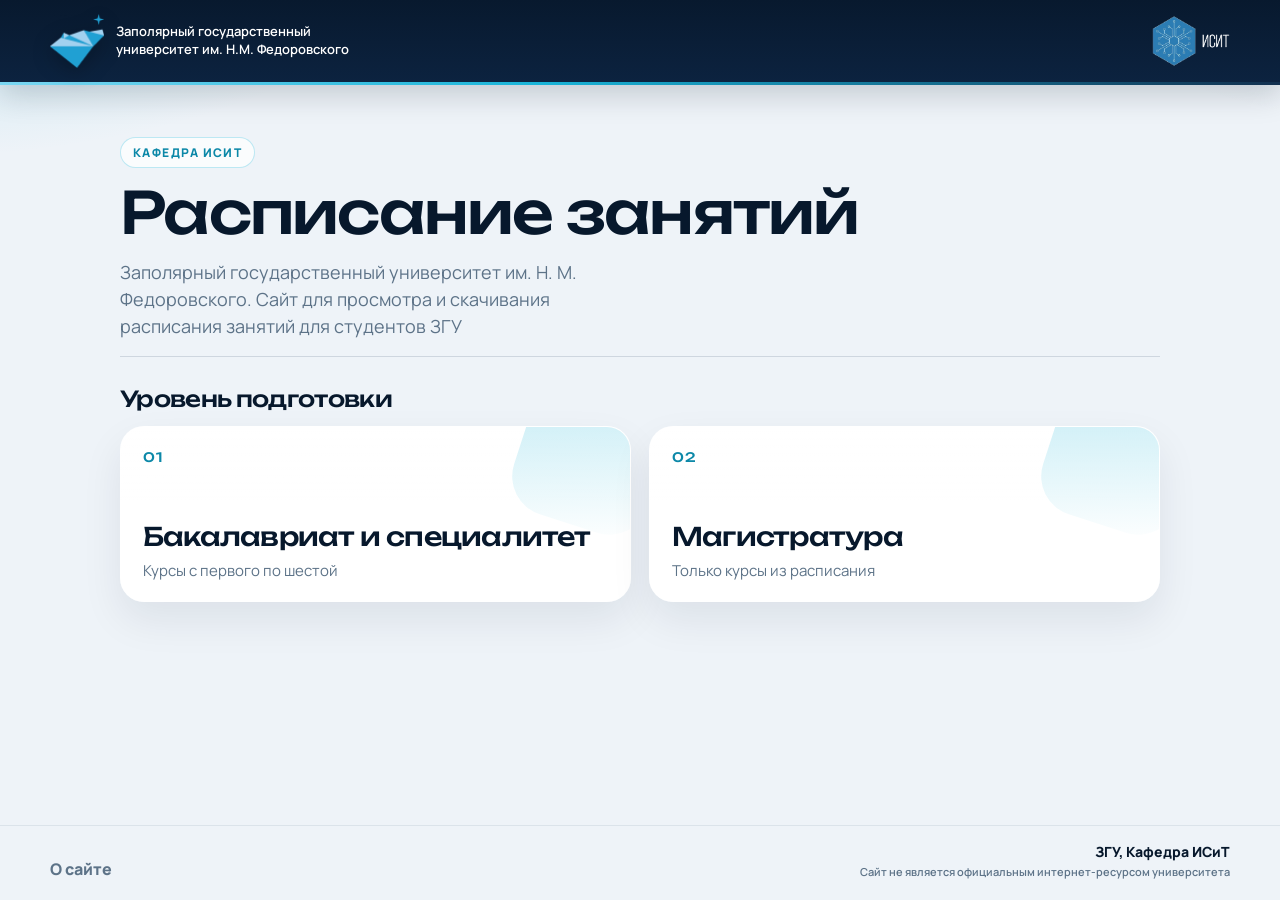
<file: index.html>
<!DOCTYPE html>
<html lang="ru">
<head>
  <meta charset="UTF-8">
  <meta name="viewport" content="width=device-width, initial-scale=1">
  <meta http-equiv="refresh" content="0; url=html/main.html">
  <title>Расписание студентов ЗГУ</title>
  <link rel="icon" href="img/favicon.ico" type="image/x-icon">
  <script>location.replace("html/main.html");</script>
</head>
<body>
  <p><a href="html/main.html">Перейти к расписанию</a></p>
</body>
</html>
</file>
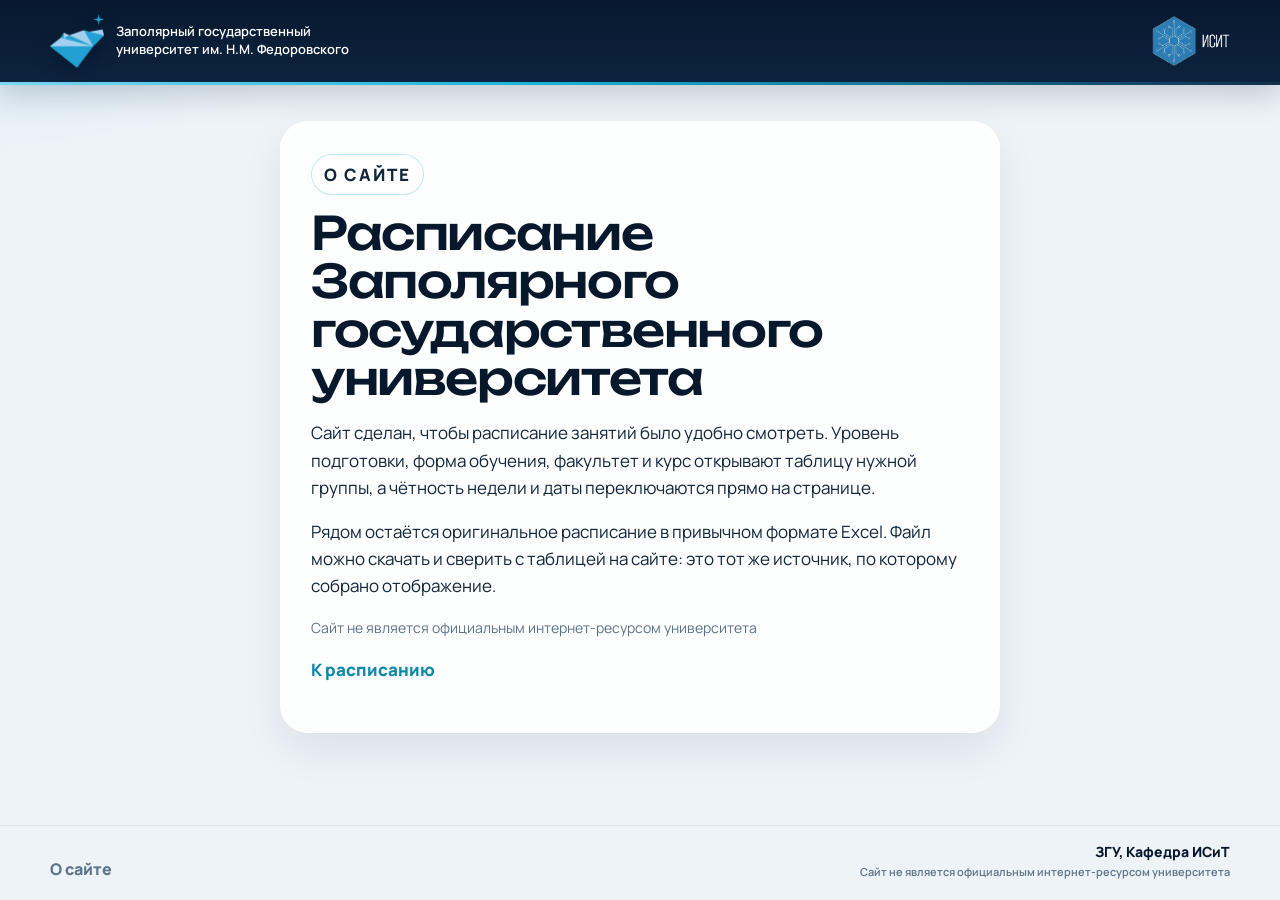
<file: html/about.html>
<!DOCTYPE html>
<html lang="ru">
<head>
  <meta charset="UTF-8">
  <meta name="viewport" content="width=device-width, initial-scale=1">
  <meta name="theme-color" content="#07182c">
  <title>Расписание Заполярного государственного университета</title>
  <link rel="icon" href="../img/favicon.ico" type="image/x-icon">
  <link rel="preconnect" href="https://fonts.googleapis.com">
  <link rel="preconnect" href="https://fonts.gstatic.com" crossorigin>
  <link href="https://fonts.googleapis.com/css2?family=Manrope:wght@400;500;600;700;800&family=Unbounded:wght@500;600&display=swap" rel="stylesheet">
  <link rel="stylesheet" href="../css/style.css?v=11">
</head>
<body>
  <header class="site-header">
    <div class="header-inner">
      <a class="brand brand-zgu" href="main.html">
        <img class="logo-zgu" src="../img/ZGU-logo.png" alt="ЗГУ">
        <span>Заполярный государственный университет им. Н.М. Федоровского</span>
      </a>
      <div class="header-center"></div>
      <a class="brand brand-isit" href="isit.html">
        <img class="logo-isit" src="../img/ISIT-logo.png" alt="ИСИТ">
      </a>
    </div>
  </header>

  <main class="page">
    <article class="article">
      <p class="eyebrow">О сайте</p>
      <h1>Расписание Заполярного государственного университета</h1>
      <p>Сайт сделан, чтобы расписание занятий было удобно смотреть. Уровень подготовки, форма обучения, факультет и курс открывают таблицу нужной группы, а чётность недели и даты переключаются прямо на странице.</p>
      <p>Рядом остаётся оригинальное расписание в привычном формате Excel. Файл можно скачать и сверить с таблицей на сайте: это тот же источник, по которому собрано отображение.</p>
      <p class="disclaimer">Сайт не является официальным интернет-ресурсом университета</p>
      <p><a class="text-link" href="main.html">К расписанию</a></p>
    </article>
  </main>

  <footer class="site-footer">
    <a href="about.html">О сайте</a>
    <div class="footer-aside">
      <p class="footer-org">ЗГУ, Кафедра ИСиТ</p>
      <p class="footer-note">Сайт не является официальным интернет-ресурсом университета</p>
    </div>
  </footer>
</body>
</html>
</file>
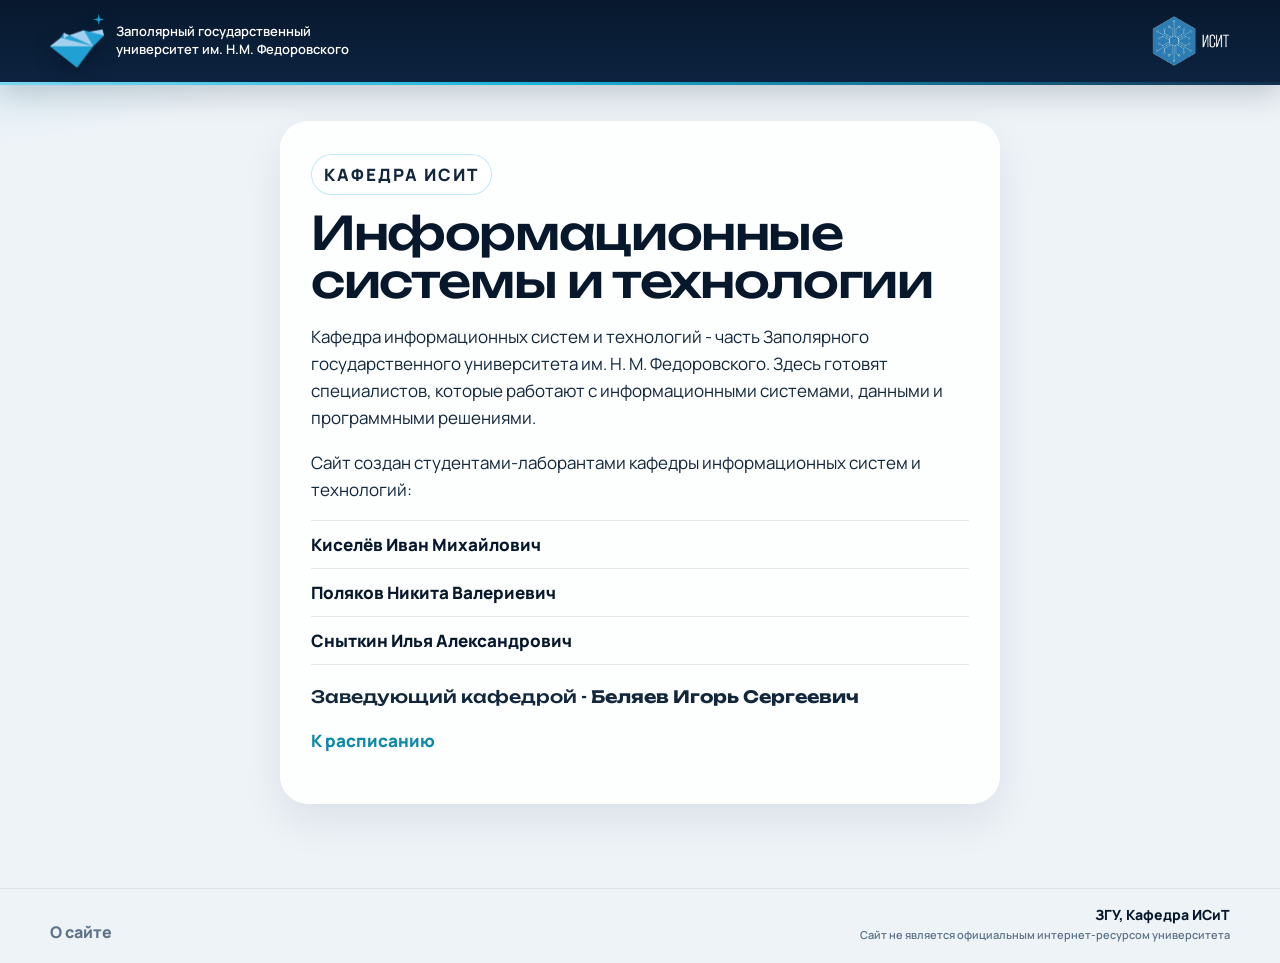
<file: html/isit.html>
<!DOCTYPE html>
<html lang="ru">
<head>
  <meta charset="UTF-8">
  <meta name="viewport" content="width=device-width, initial-scale=1">
  <meta name="theme-color" content="#07182c">
  <title>Кафедра ИСиТ</title>
  <link rel="icon" href="../img/favicon.ico" type="image/x-icon">
  <link rel="preconnect" href="https://fonts.googleapis.com">
  <link rel="preconnect" href="https://fonts.gstatic.com" crossorigin>
  <link href="https://fonts.googleapis.com/css2?family=Manrope:wght@400;500;600;700;800&family=Unbounded:wght@500;600&display=swap" rel="stylesheet">
  <link rel="stylesheet" href="../css/style.css?v=11">
</head>
<body>
  <header class="site-header">
    <div class="header-inner">
      <a class="brand brand-zgu" href="main.html">
        <img class="logo-zgu" src="../img/ZGU-logo.png" alt="ЗГУ">
        <span>Заполярный государственный университет им. Н.М. Федоровского</span>
      </a>
      <div class="header-center"></div>
      <a class="brand brand-isit" href="isit.html">
        <img class="logo-isit" src="../img/ISIT-logo.png" alt="ИСИТ">
      </a>
    </div>
  </header>

  <main class="page">
    <article class="article">
      <p class="eyebrow">Кафедра ИСиТ</p>
      <h1>Информационные системы и технологии</h1>
      <p>Кафедра информационных систем и технологий - часть Заполярного государственного университета им. Н. М. Федоровского. Здесь готовят специалистов, которые работают с информационными системами, данными и программными решениями.</p>
      <p>Сайт создан студентами-лаборантами кафедры информационных систем и технологий:</p>
      <ul class="people">
        <li>Киселёв Иван Михайлович</li>
        <li>Поляков Никита Валериевич</li>
        <li>Сныткин Илья Александрович</li>
      </ul>
      <p class="status-line">Заведующий кафедрой - <b>Беляев Игорь Сергеевич</b></p>
      <p><a class="text-link" href="main.html">К расписанию</a></p>
    </article>
  </main>

  <footer class="site-footer">
    <a href="about.html">О сайте</a>
    <div class="footer-aside">
      <p class="footer-org">ЗГУ, Кафедра ИСиТ</p>
      <p class="footer-note">Сайт не является официальным интернет-ресурсом университета</p>
    </div>
  </footer>
</body>
</html>
</file>
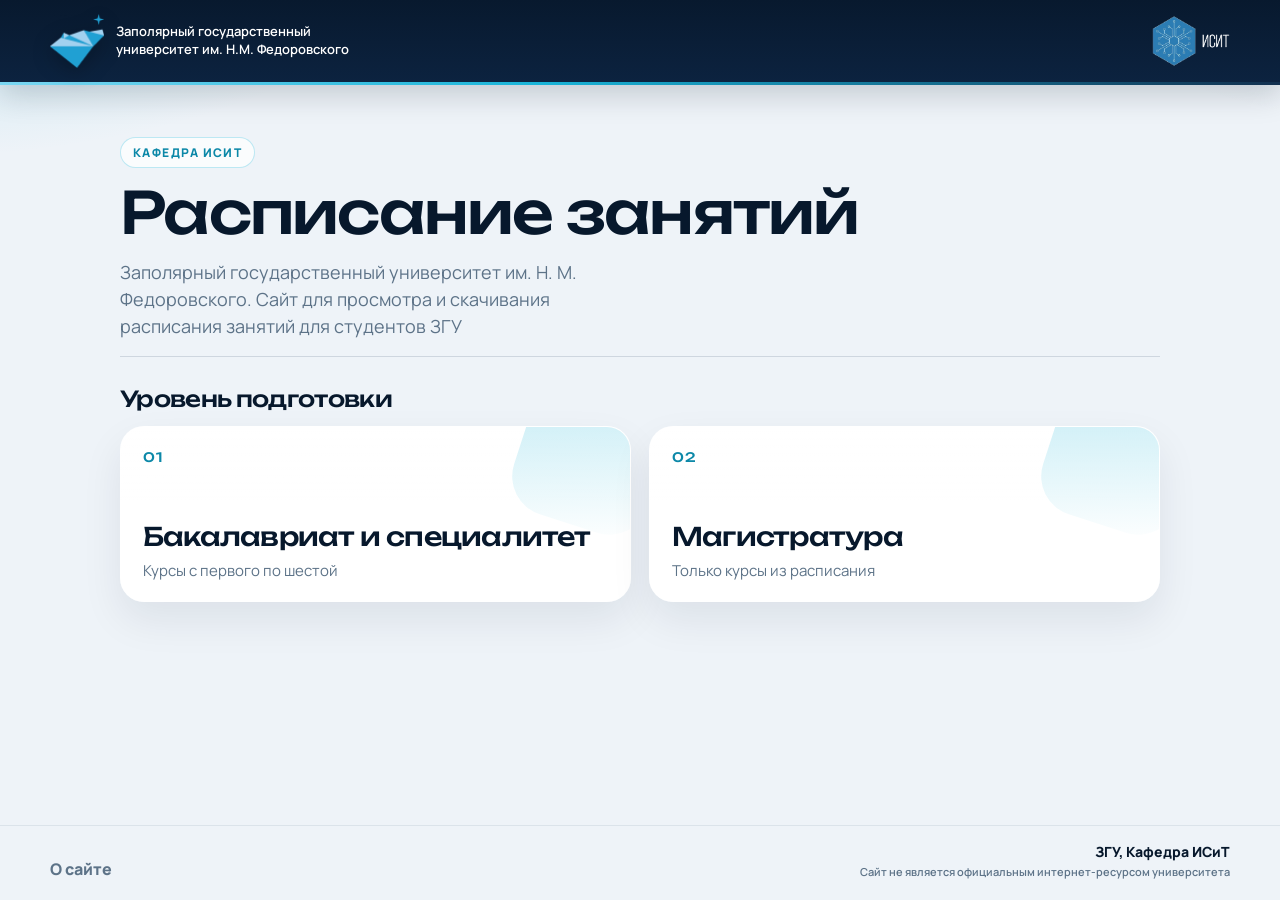
<file: html/main.html>
<!DOCTYPE html>
<html lang="ru">
<head>
  <meta charset="UTF-8">
  <meta name="viewport" content="width=device-width, initial-scale=1">
  <meta name="theme-color" content="#07182c">
  <title>Расписание - кафедра ИСИТ</title>
  <link rel="icon" href="../img/favicon.ico" type="image/x-icon">
  <link rel="preconnect" href="https://fonts.googleapis.com">
  <link rel="preconnect" href="https://fonts.gstatic.com" crossorigin>
  <link href="https://fonts.googleapis.com/css2?family=Manrope:wght@400;500;600;700;800&family=Unbounded:wght@500;600&display=swap" rel="stylesheet">
  <link rel="stylesheet" href="../css/style.css?v=11">
</head>
<body>
  <header class="site-header">
    <div class="header-inner">
      <a class="brand brand-zgu" href="main.html">
        <img class="logo-zgu" src="../img/ZGU-logo.png" alt="ЗГУ">
        <span>Заполярный государственный университет им. Н.М. Федоровского</span>
      </a>
      <div class="header-center"></div>
      <a class="brand brand-isit" href="isit.html">
        <img class="logo-isit" src="../img/ISIT-logo.png" alt="ИСИТ">
      </a>
    </div>
  </header>

  <main class="page">
    <section class="hero">
      <p class="eyebrow">Кафедра ИСИТ</p>
      <h1>Расписание занятий</h1>
      <p class="lede">Заполярный государственный университет им. Н. М. Федоровского. Сайт для просмотра и скачивания расписания занятий для студентов ЗГУ</p>

    </section>

    <section class="step" aria-labelledby="level-title">
      <h2 id="level-title">Уровень подготовки</h2>
      <div class="level-grid">
        <button class="choice" type="button" data-level="bachelor" aria-pressed="false">
          <span class="choice-index">01</span>
          <h3>Бакалавриат и специалитет</h3>
          <p>Курсы с первого по шестой</p>
        </button>
        <button class="choice" type="button" data-level="master" aria-pressed="false">
          <span class="choice-index">02</span>
          <h3>Магистратура</h3>
          <p>Только курсы из расписания</p>
        </button>
      </div>
    </section>

    <section class="step" id="forms" hidden aria-labelledby="form-title">
      <h2 id="form-title">Форма обучения</h2>
      <div class="form-grid">
        <button class="choice" type="button" data-form="fulltime" aria-pressed="false">
          <span class="choice-index">Оч</span>
          <h3>Очная</h3>
          <p>Дневное расписание</p>
        </button>
        <button class="choice" type="button" data-form="mixed" aria-pressed="false">
          <span class="choice-index">Оз</span>
          <h3>Очно-заочная</h3>
          <p>Вечерние и субботние пары</p>
        </button>
        <button class="choice" type="button" data-form="distance" aria-pressed="false">
          <span class="choice-index">Зо</span>
          <h3>Заочная</h3>
          <p>Группы заочной формы</p>
        </button>
      </div>
    </section>

    <section class="step" id="faculties" hidden aria-labelledby="faculty-title">
      <h2 id="faculty-title">Факультет</h2>
      <div class="level-grid">
        <a class="choice" data-faculty="feeiu" href="schedule.html">
          <span class="choice-index">01</span>
          <h3>ФЭЭиУ</h3>
          <p>Электроэнергетика, экономика и управление</p>
        </a>
        <a class="choice" data-faculty="gtf" href="schedule.html">
          <span class="choice-index">02</span>
          <h3>ГТФ</h3>
          <p>Горно-технологический факультет</p>
        </a>
      </div>
    </section>
    <noscript>
      <p class="message">Выбор уровня, формы и факультета работает через JavaScript в браузере. Включите его и откройте страницу снова.</p>
    </noscript>
  </main>

  <footer class="site-footer">
    <a href="about.html">О сайте</a>
    <div class="footer-aside">
      <p class="footer-org">ЗГУ, Кафедра ИСиТ</p>
      <p class="footer-note">Сайт не является официальным интернет-ресурсом университета</p>
    </div>
  </footer>
  <script src="../js/main.js?v=2"></script>
</body>
</html>
</file>
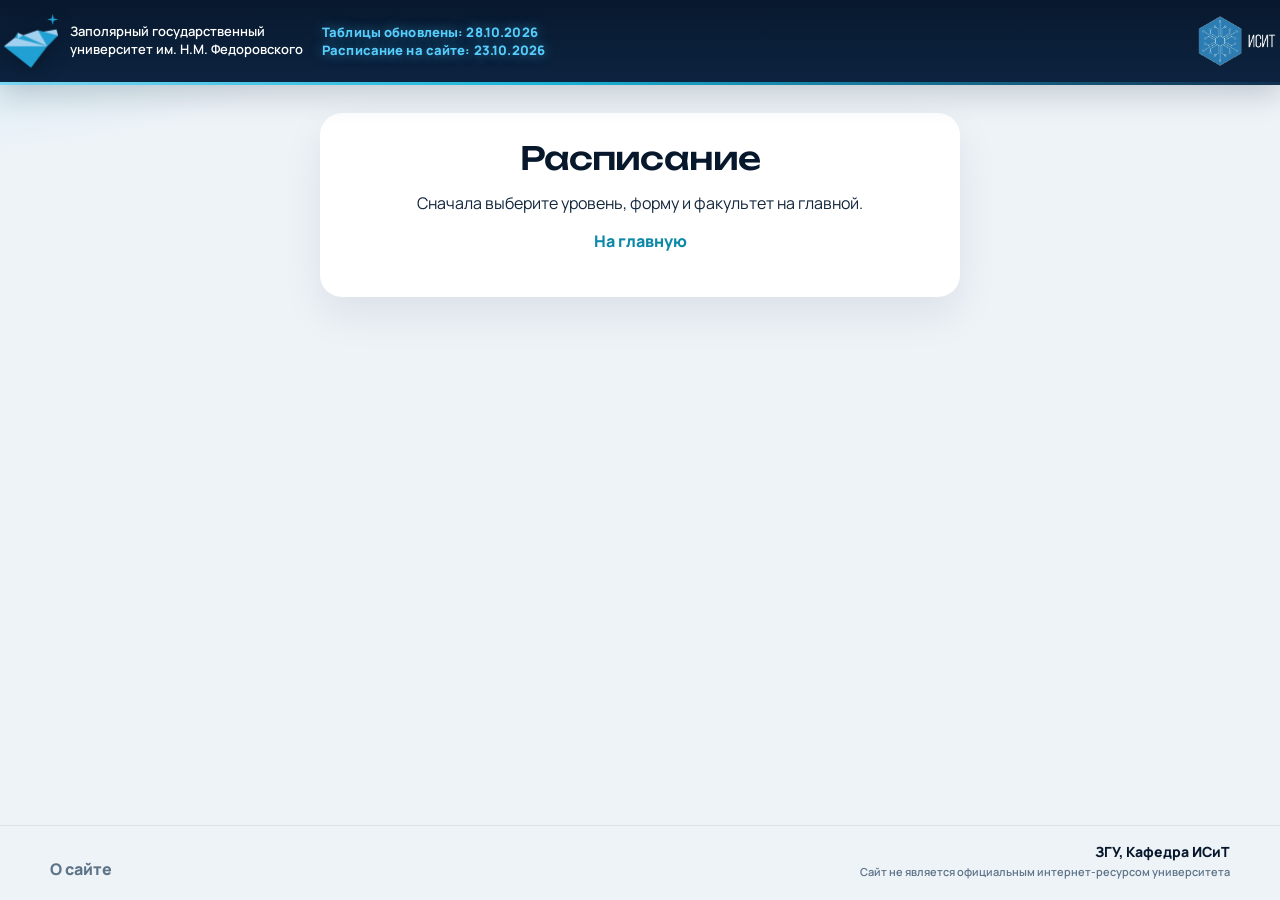
<file: html/schedule.html>
<!DOCTYPE html>
<html lang="ru">
<head>
  <meta charset="UTF-8">
  <meta name="viewport" content="width=device-width, initial-scale=1">
  <meta name="theme-color" content="#07182c">
  <title>Расписание</title>
  <link rel="icon" href="../img/favicon.ico" type="image/x-icon">
  <link rel="preconnect" href="https://fonts.googleapis.com">
  <link rel="preconnect" href="https://fonts.gstatic.com" crossorigin>
  <link href="https://fonts.googleapis.com/css2?family=Manrope:wght@400;500;600;700;800&family=Unbounded:wght@500;600&display=swap" rel="stylesheet">
  <link rel="stylesheet" href="../css/style.css?v=15">
</head>
<body>
  <header class="site-header">
    <div class="header-inner">
      <div class="header-lead">
        <a class="brand brand-zgu" href="main.html">
          <img class="logo-zgu" src="../img/ZGU-logo.png" alt="ЗГУ">
          <span>Заполярный государственный университет им. Н.М. Федоровского</span>
        </a>
        <div class="freshness">
          <p>Таблицы обновлены: <time datetime="2026-10-12">28.10.2026</time></p>
          <p>Расписание на сайте: <time datetime="2026-10-12">23.10.2026</time></p>
        </div>
      </div>
      <div class="header-center" id="download-slot">
        <a class="download" id="download-link" hidden>Скачать таблицу</a>
      </div>
      <a class="brand brand-isit" href="isit.html">
        <img class="logo-isit" src="../img/ISIT-logo.png" alt="ИСИТ">
      </a>
    </div>
  </header>

  <main class="page page-wide">
    <section id="gate" class="message" hidden>
      <h1>Расписание</h1>
      <p>Сначала выберите уровень, форму и факультет на главной.</p>
      <p><a class="text-link" href="main.html">На главную</a></p>
    </section>
    <section id="broken" class="message" hidden>
      <h1>Расписание не загрузилось</h1>
      <p>Проверьте файл schedule.js: при ошибке в скобках или запятых таблица не строится.</p>
    </section>
    <section id="board" hidden>
      <div class="board-head">
        <p class="eyebrow">Осенний семестр</p>
        <h1 id="board-title"></h1>
      </div>
      <div class="board-layout">
        <aside class="filter-rail" aria-label="Фильтры расписания">
          <div class="faculty-tabs" role="tablist" aria-label="Факультет">
            <button class="faculty-tab" type="button" role="tab" data-faculty="feeiu" aria-selected="false">
              <span class="faculty-code">ФЭЭиУ</span>
              <span class="faculty-name">Электроэнергетика, экономика и управление</span>
            </button>
            <button class="faculty-tab" type="button" role="tab" data-faculty="gtf" aria-selected="false">
              <span class="faculty-code">ГТФ</span>
              <span class="faculty-name">Горно-технологический факультет</span>
            </button>
          </div>
          <div class="toolbar">
            <div class="toolbar-line">
              <p class="week-note week-date" id="week-date"></p>
              <div class="course-picker">
                <p class="field-label" id="course-label">Курс</p>
                <div class="course-menu" id="course-menu" role="group" aria-labelledby="course-label"></div>
              </div>
              <div class="week-count-wrap">
                <button class="week-step" id="week-prev" type="button" aria-label="Предыдущая учебная неделя">‹</button>
                <p class="week-note week-count" id="week-count"></p>
                <button class="week-step" id="week-next" type="button" aria-label="Следующая учебная неделя">›</button>
              </div>
            </div>
            <div class="group-picker" id="group-picker" hidden>
              <p class="field-label" id="group-label">Группа</p>
              <div class="course-menu" id="group-menu" role="group" aria-labelledby="group-label"></div>
            </div>
            <div class="week-row">
              <span class="week-label is-active" id="odd-label">Нечётная</span>
              <button class="switch" id="week-switch" type="button" role="switch" aria-checked="false" aria-label="Переключить чётность недели"></button>
              <span class="week-label" id="even-label">Чётная</span>
            </div>
            <ul class="legend">
              <li><i class="dot dot-lecture"></i>Лекция</li>
              <li><i class="dot dot-practice"></i>Практика</li>
              <li><i class="dot dot-lab"></i>Лабораторная</li>
            </ul>
          </div>
        </aside>
        <div class="board-schedule">
          <p class="notice-banner">Внимание! Отображение расписания на сайте находится в стадии разработки и согласования. Настоятельно рекомендуем периодически перепроверять расписание при помощи <a class="text-link" id="excel-link">оригинального формата Excel-файла</a> расписания.</p>
          <p id="empty-note" class="message" hidden></p>
          <div class="table-wrap" id="table-wrap" hidden></div>
        </div>
      </div>
    </section>
  </main>

  <footer class="site-footer">
    <a href="about.html">О сайте</a>
    <div class="footer-aside">
      <p class="footer-org">ЗГУ, Кафедра ИСиТ</p>
      <p class="footer-note">Сайт не является официальным интернет-ресурсом университета</p>
    </div>
  </footer>
  <script src="../schedule/schedule.js?v=7"></script>
  <script src="../js/schedule-page.js?v=4"></script>
</body>
</html>
</file>
<file: css/style.css>
:root {
  --navy: #07182c;
  --navy-2: #12304f;
  --ink: #12263c;
  --muted: #5d7388;
  --cyan: #19b4d8;
  --cyan-deep: #0c88a8;
  --ice: #e7f7fb;
  --bg: #eef3f8;
  --card: #ffffff;
  --line: rgba(12, 40, 70, 0.1);
  --shadow: 0 18px 40px rgba(8, 28, 52, 0.08);
  --radius: 24px;
  --font: "Manrope", "Segoe UI", sans-serif;
  --display: "Unbounded", "Manrope", sans-serif;
}

* { box-sizing: border-box; }

[hidden] { display: none !important; }

html, body { margin: 0; }

body {
  min-height: 100vh;
  display: flex;
  flex-direction: column;
  color: var(--ink);
  font-family: var(--font);
  background:
    radial-gradient(980px 460px at -8% -12%, rgba(25, 180, 216, 0.28), transparent 58%),
    radial-gradient(720px 380px at 110% -8%, rgba(18, 48, 79, 0.12), transparent 52%),
    var(--bg);
}

a { color: var(--cyan-deep); }

img { max-width: 100%; }

code {
  padding: 1px 6px;
  border-radius: 8px;
  background: var(--ice);
  font-family: ui-monospace, "SFMono-Regular", Menlo, Consolas, monospace;
  font-size: 0.92em;
}

.site-header {
  background: linear-gradient(180deg, #08192e 0%, #0c2340 100%);
  color: #fff;
  position: sticky;
  top: 0;
  z-index: 30;
  box-shadow: 0 10px 30px rgba(7, 20, 40, 0.18);
}

.site-header::after {
  content: "";
  display: block;
  height: 3px;
  background: linear-gradient(90deg, #7ad7f2 0%, #19b4d8 42%, #12304f 100%);
}

.header-inner {
  display: grid;
  grid-template-columns: minmax(0, 1fr) auto minmax(0, 1fr);
  align-items: center;
  gap: 12px 16px;
  width: min(1180px, calc(100% - 32px));
  margin: 0 auto;
  padding: 14px 0;
}

.header-inner:has(.freshness) {
  width: min(1480px, calc(100% - 8px));
  grid-template-columns: minmax(0, 1.14fr) auto minmax(0, 0.86fr);
}

.brand {
  display: flex;
  align-items: center;
  gap: 12px;
  color: #fff;
  text-decoration: none;
  max-width: 440px;
}

.brand-zgu { justify-self: start; }

.header-lead {
  display: flex;
  align-items: center;
  gap: 12px;
  min-width: 0;
  justify-self: start;
}

.freshness {
  display: flex;
  flex-direction: column;
  gap: 2px;
  margin: 0;
  flex: 0 0 auto;
}

.freshness p {
  margin: 0;
  color: #55cefd;
  font-size: 13px;
  font-weight: 800;
  line-height: 1.25;
  letter-spacing: 0.01em;
  white-space: nowrap;
  text-shadow: 0 0 12px rgba(85, 206, 253, 0.55);
}

.brand-isit { justify-self: end; }

.brand:hover span,
.brand:focus-visible span { color: #b7ecf8; }

.brand span {
  max-width: 240px;
  font-size: 13px;
  line-height: 1.35;
  font-weight: 600;
}

.logo-zgu {
  width: 54px;
  height: 54px;
  object-fit: contain;
  flex: 0 0 auto;
  filter: drop-shadow(0 6px 10px rgba(0, 0, 0, 0.25));
}

.logo-isit {
  width: auto;
  height: 52px;
  max-width: 180px;
  object-fit: contain;
  flex: 0 0 auto;
}

.header-center {
  display: flex;
  justify-content: center;
}

.download {
  display: inline-flex;
  align-items: center;
  justify-content: center;
  min-height: 40px;
  padding: 8px 16px;
  border-radius: 999px;
  background: #fff;
  color: var(--navy);
  font-size: 14px;
  font-weight: 800;
  letter-spacing: 0.01em;
  text-decoration: none;
  white-space: nowrap;
  box-shadow: 0 8px 18px rgba(0, 0, 0, 0.16);
}

.download:hover,
.download:focus-visible { background: #e7f7fb; }

.page {
  flex: 1;
  width: min(1040px, calc(100% - 32px));
  margin: 0 auto;
  padding-bottom: 48px;
}

.page-wide { width: min(1180px, calc(100% - 24px)); }

.hero {
  padding: 52px 0 4px;
}

.eyebrow {
  display: inline-flex;
  align-items: center;
  margin: 0 0 14px;
  padding: 6px 12px;
  border: 1px solid rgba(25, 180, 216, 0.28);
  border-radius: 999px;
  background: rgba(255, 255, 255, 0.72);
  color: var(--cyan-deep);
  font-size: 12px;
  font-weight: 800;
  letter-spacing: 0.12em;
  text-transform: uppercase;
}

h1 {
  margin: 0;
  max-width: 16ch;
  color: var(--navy);
  font-family: var(--display);
  font-size: clamp(34px, 5vw, 58px);
  font-weight: 500;
  line-height: 1.05;
  letter-spacing: -0.03em;
}

.lede {
  max-width: 46ch;
  margin: 16px 0 0;
  color: var(--muted);
  font-size: 18px;
  line-height: 1.5;
}

.step {
  margin-top: 12px;
  padding-top: 28px;
  border-top: 1px solid rgba(12, 40, 70, 0.14);
}

.step h2 {
  margin: 0 0 14px;
  color: var(--navy);
  font-family: var(--display);
  font-size: 22px;
  font-weight: 500;
  letter-spacing: -0.03em;
}

.level-grid,
.form-grid {
  display: grid;
  gap: 18px;
}

.level-grid { grid-template-columns: repeat(2, minmax(0, 1fr)); }

.form-grid { grid-template-columns: repeat(3, minmax(0, 1fr)); }

.choice {
  position: relative;
  display: flex;
  flex-direction: column;
  align-items: flex-start;
  justify-content: flex-end;
  min-height: 176px;
  padding: 22px 22px 20px;
  overflow: hidden;
  border: 1px solid rgba(255, 255, 255, 0.7);
  border-radius: var(--radius);
  background:
    linear-gradient(180deg, rgba(255, 255, 255, 0.96), #fff 42%);
  box-shadow: var(--shadow);
  color: inherit;
  font: inherit;
  text-align: left;
  text-decoration: none;
  cursor: pointer;
  transition: transform 0.18s ease, box-shadow 0.18s ease, border-color 0.18s ease;
}

.choice::after {
  content: "";
  position: absolute;
  right: -30px;
  top: -40px;
  width: 140px;
  height: 140px;
  border-radius: 40px;
  background: linear-gradient(160deg, rgba(25, 180, 216, 0.28), rgba(25, 180, 216, 0));
  transform: rotate(18deg);
}

@media (hover: hover) {
  .choice:hover,
  .choice:focus-visible {
    transform: translateY(-3px);
    border-color: rgba(25, 180, 216, 0.55);
    box-shadow: 0 22px 44px rgba(8, 28, 52, 0.12);
  }
}

.choice.is-selected {
  background: linear-gradient(165deg, #12304f 0%, #07182c 78%);
  border-color: transparent;
  color: #fff;
  box-shadow: 0 22px 40px rgba(7, 24, 44, 0.28);
}

.choice.is-selected::after {
  background: linear-gradient(160deg, rgba(122, 215, 242, 0.35), rgba(122, 215, 242, 0));
}

.choice-index {
  position: relative;
  z-index: 1;
  margin-bottom: auto;
  color: var(--cyan-deep);
  font-family: var(--display);
  font-size: 13px;
  font-weight: 500;
  letter-spacing: 0.08em;
}

.choice.is-selected .choice-index { color: #7ad7f2; }

.choice h3 {
  position: relative;
  z-index: 1;
  margin: 18px 0 0;
  color: var(--navy);
  font-family: var(--display);
  font-size: clamp(22px, 2vw, 28px);
  font-weight: 500;
  line-height: 1.15;
  letter-spacing: -0.03em;
}

.choice.is-selected h3 { color: #fff; }

.choice p {
  position: relative;
  z-index: 1;
  margin: 8px 0 0;
  color: var(--muted);
  font-size: 15px;
  line-height: 1.4;
}

.choice.is-selected p { color: #c5d7e6; }

.board-head { padding-top: 36px; }

.board-layout { margin-top: 16px; }

.group-picker { min-width: 0; }

.group-option {
  white-space: normal;
  text-align: center;
}

@media (min-width: 1100px) {
  .board-layout {
    display: grid;
    grid-template-columns: 300px minmax(0, 1fr);
    gap: 16px;
    align-items: start;
  }

  .filter-rail {
    position: sticky;
    top: var(--rail-top, 96px);
    z-index: 4;
    max-height: calc(100dvh - var(--rail-top, 96px) - 16px);
    overflow: auto;
    padding-right: 4px;
  }

  .filter-rail .faculty-tabs {
    grid-template-columns: 1fr;
    margin-top: 0;
  }

  .filter-rail .faculty-tab {
    min-height: 0;
    padding: 12px 14px;
  }

  .filter-rail .faculty-tab + .faculty-tab {
    border-left: 0;
    border-top: 1px solid rgba(12, 40, 70, 0.12);
  }

  .filter-rail .toolbar { margin-top: 12px; }

  .filter-rail .toolbar-line {
    grid-template-columns: 1fr;
    justify-items: center;
    gap: 12px;
  }

  .filter-rail .week-date,
  .filter-rail .week-count-wrap {
    justify-self: center;
    text-align: center;
  }

  .filter-rail .course-menu { justify-content: center; }

  .board-schedule .table-wrap,
  .board-schedule .notice-banner { margin-top: 0; }

  .board-schedule .notice-banner { margin-bottom: 16px; }
}

.faculty-tabs {
  display: grid;
  grid-template-columns: 1fr 1fr;
  margin-top: 22px;
  overflow: hidden;
  border: 1px solid rgba(12, 40, 70, 0.12);
  border-radius: 22px;
  background: #fff;
  box-shadow: var(--shadow);
}

.faculty-tab {
  display: flex;
  flex-direction: column;
  align-items: flex-start;
  gap: 4px;
  min-height: 84px;
  padding: 16px 18px;
  border: 0;
  background: transparent;
  color: var(--navy);
  font: inherit;
  text-align: left;
  cursor: pointer;
}

.faculty-tab + .faculty-tab { border-left: 1px solid rgba(12, 40, 70, 0.12); }

.faculty-tab.is-selected {
  background: var(--navy);
  color: #fff;
}

.faculty-code {
  font-family: var(--display);
  font-size: 22px;
  font-weight: 500;
  letter-spacing: -0.03em;
}

.faculty-name {
  color: var(--muted);
  font-size: 13px;
  font-weight: 700;
  line-height: 1.35;
}

.faculty-tab.is-selected .faculty-name { color: #c5d7e6; }

.board-head h1 {
  max-width: none;
  font-size: clamp(28px, 4vw, 44px);
}

.toolbar {
  display: flex;
  flex-direction: column;
  align-items: stretch;
  gap: 18px;
  margin-top: 16px;
  padding: 18px;
  border: 1px solid rgba(255, 255, 255, 0.8);
  border-radius: 28px;
  background: rgba(255, 255, 255, 0.72);
  box-shadow: var(--shadow);
  backdrop-filter: blur(10px);
}

.notice-banner {
  margin: 16px 0 0;
  padding: 14px 18px;
  border: 1px solid rgba(138, 90, 18, 0.28);
  border-radius: 18px;
  background: #fff6df;
  color: #6b4710;
  font-size: 15px;
  font-weight: 700;
  line-height: 1.5;
}

.notice-banner a {
  color: #8a4e08;
  font-weight: 800;
  text-decoration: underline;
  text-underline-offset: 2px;
}

.notice-banner a:not([href]) {
  color: inherit;
  font-weight: inherit;
  text-decoration: none;
  pointer-events: none;
}

.toolbar-line {
  display: grid;
  grid-template-columns: minmax(0, 1fr) auto minmax(0, 1fr);
  align-items: center;
  gap: 16px;
  width: 100%;
  padding-bottom: 16px;
  border-bottom: 1px solid rgba(12, 40, 70, 0.1);
}

.field-label {
  margin: 0 0 8px;
  color: var(--muted);
  font-size: 12px;
  font-weight: 800;
  letter-spacing: 0.12em;
  text-align: center;
  text-transform: uppercase;
}

.course-picker { min-width: 0; }

.course-menu {
  display: flex;
  flex-wrap: wrap;
  justify-content: center;
  gap: 8px;
}

.course-option {
  min-width: 76px;
  min-height: 40px;
  padding: 8px 12px;
  border: 1px solid var(--line);
  border-radius: 14px;
  background: #fff;
  color: var(--navy);
  font: inherit;
  font-size: 14px;
  font-weight: 700;
  cursor: pointer;
}

.course-option:hover,
.course-option:focus-visible {
  border-color: var(--cyan);
}

.course-option.is-selected {
  border-color: var(--navy);
  background: var(--navy);
  color: #fff;
}

.week-row {
  display: flex;
  align-items: center;
  justify-content: center;
  gap: 10px;
  width: fit-content;
  margin: 0 auto;
  padding: 6px;
  border: 1px solid var(--line);
  border-radius: 999px;
  background: #fff;
}

.week-label {
  padding: 8px 14px;
  border-radius: 999px;
  color: var(--muted);
  font-weight: 800;
}

.week-label.is-active {
  background: var(--navy);
  color: #fff;
}

.switch {
  position: relative;
  width: 54px;
  height: 30px;
  padding: 0;
  border: 0;
  border-radius: 999px;
  background: #d5e0ea;
  cursor: pointer;
}

.switch[aria-checked="true"] { background: var(--cyan); }

.switch::after {
  content: "";
  position: absolute;
  top: 3px;
  left: 3px;
  width: 24px;
  height: 24px;
  border-radius: 50%;
  background: #fff;
  box-shadow: 0 2px 6px rgba(12, 35, 64, 0.25);
  transition: transform 0.18s ease;
}

.switch[aria-checked="true"]::after { transform: translateX(24px); }

.week-note {
  margin: 0;
  color: var(--navy);
  font-size: 16px;
  font-weight: 800;
  line-height: 1.35;
}

.week-date {
  justify-self: end;
  text-align: right;
}

.week-count-wrap {
  display: flex;
  align-items: center;
  gap: 8px;
  min-width: 0;
  justify-self: start;
}

.week-step {
  width: 34px;
  height: 34px;
  padding: 0;
  border: 1px solid var(--line);
  border-radius: 50%;
  background: #fff;
  color: var(--navy);
  font: inherit;
  font-size: 20px;
  line-height: 1;
  cursor: pointer;
}

.week-step:hover,
.week-step:focus-visible { border-color: var(--cyan); }

.week-count {
  min-width: 0;
  text-align: left;
}

.legend {
  display: flex;
  flex-wrap: wrap;
  justify-content: center;
  gap: 8px 16px;
  margin: 0;
  padding: 0;
  list-style: none;
  color: var(--muted);
  font-size: 13px;
  font-weight: 700;
}

.legend li {
  display: inline-flex;
  align-items: center;
  gap: 8px;
}

.dot {
  width: 9px;
  height: 9px;
  border-radius: 50%;
}

.dot-lecture { background: var(--cyan); }

.dot-practice { background: var(--navy); }

.dot-lab { background: #5b7cfa; }

.table-wrap {
  overflow: auto;
  max-width: 100%;
  margin: 16px 0 8px;
  border: 1px solid rgba(255, 255, 255, 0.8);
  border-radius: 22px;
  background: #fff;
  box-shadow: var(--shadow);
  -webkit-overflow-scrolling: touch;
}

.schedule-table {
  width: 100%;
  border-collapse: separate;
  border-spacing: 0;
  font-size: 14px;
}

.schedule-table th,
.schedule-table td {
  padding: 12px;
  vertical-align: top;
}

.schedule-table thead th {
  position: sticky;
  top: 0;
  z-index: 2;
  background: var(--navy);
  color: #fff;
  font-weight: 800;
  letter-spacing: 0.01em;
  text-align: center;
  white-space: nowrap;
}

.schedule-table thead th:first-child {
  border-radius: 0;
  text-align: left;
}

.schedule-table tbody th {
  position: sticky;
  left: 0;
  z-index: 1;
  min-width: 132px;
  background: #f7fbfe;
  box-shadow: 1px 0 0 #e6eef5;
  color: var(--navy);
  font-size: 13px;
  letter-spacing: 0.02em;
  text-align: left;
  text-transform: uppercase;
  white-space: nowrap;
}

.schedule-table thead th:first-child {
  left: 0;
  z-index: 3;
}

.schedule-table thead th + th { box-shadow: inset 1px 0 0 rgba(255, 255, 255, 0.18); }

.schedule-table td {
  min-width: 200px;
  border-left: 1px solid #d5e1ec;
  background: #fff;
}

.schedule-table tbody th { border-right: 2px solid #b9cbe0; }

.schedule-table tbody tr + tr th,
.schedule-table tbody tr + tr td { border-top: 2px solid #c5d4e3; }

.schedule-table tbody tr:nth-child(even) td { background: #f4f8fb; }

.demo-badge {
  display: inline-block;
  margin-left: 6px;
  padding: 2px 7px;
  border-radius: 999px;
  background: rgba(255, 255, 255, 0.16);
  color: #d7f4fb;
  font-size: 11px;
  font-weight: 800;
  letter-spacing: 0.04em;
  text-transform: uppercase;
  vertical-align: middle;
}

.day-empty {
  display: block;
  color: #c5d0da;
  text-align: center;
}

.lesson {
  margin: 0 0 10px;
  padding: 10px 10px 10px 12px;
  border-left: 3px solid var(--cyan);
  border-radius: 12px;
  background: #f3fbfd;
}

.lesson:last-child { margin-bottom: 0; }

.lesson[data-kind="практика"] {
  border-left-color: var(--navy);
  background: #f4f7fb;
}

.lesson[data-kind="лабораторная"] {
  border-left-color: #5b7cfa;
  background: #f5f7ff;
}

.lesson p { margin: 0; }

.lesson-meta {
  display: flex;
  flex-wrap: wrap;
  gap: 4px 8px;
  margin-bottom: 4px;
  color: var(--muted);
  font-size: 12px;
  font-weight: 700;
}

.week-tag {
  padding: 0 6px;
  border-radius: 999px;
  background: #e7eef8;
  color: var(--navy-2);
}

.lesson-subject {
  color: var(--navy);
  font-weight: 800;
  line-height: 1.3;
}

.lesson-kind {
  margin-top: 2px;
  color: var(--cyan-deep);
  font-size: 12px;
  font-weight: 700;
}

.lesson[data-kind="практика"] .lesson-kind { color: var(--navy-2); }

.lesson[data-kind="лабораторная"] .lesson-kind { color: #3d5fe0; }

.lesson-teacher,
.lesson-room {
  color: var(--ink);
  font-size: 13px;
}

.lesson-room { color: var(--muted); }

.lesson-note {
  margin-top: 4px;
  color: #8a5a12;
  font-size: 12px;
  font-weight: 700;
}

.message {
  max-width: 640px;
  margin: 28px auto;
  padding: 28px 24px;
  border: 1px solid rgba(255, 255, 255, 0.8);
  border-radius: 22px;
  background: #fff;
  text-align: center;
  box-shadow: var(--shadow);
}

.message h1 {
  max-width: none;
  margin-bottom: 10px;
  font-size: 32px;
}

.article {
  max-width: 720px;
  margin: 36px auto;
  padding: 32px 30px;
  border: 1px solid rgba(255, 255, 255, 0.8);
  border-radius: 28px;
  background: rgba(255, 255, 255, 0.86);
  box-shadow: var(--shadow);
}

.article h1 {
  max-width: none;
  font-size: clamp(32px, 4vw, 46px);
}

.people {
  margin: 4px 0 8px;
  padding: 0;
  list-style: none;
}

.people li {
  padding: 12px 0;
  border-top: 1px solid rgba(12, 40, 70, 0.1);
  color: var(--navy);
  font-size: 17px;
  font-weight: 800;
}

.people li:last-child { border-bottom: 1px solid rgba(12, 40, 70, 0.1); }

.article .disclaimer {
  color: var(--muted);
  font-size: 14px;
}

.article p {
  color: var(--ink);
  font-size: 17px;
  line-height: 1.6;
}

.status-line {
  margin: 18px 0 8px;
  color: var(--navy);
  font-family: var(--display);
  font-size: 22px;
  font-weight: 500;
}

.text-link {
  font-weight: 800;
  text-decoration: none;
}

.text-link:hover,
.text-link:focus-visible { text-decoration: underline; }

.site-footer {
  display: flex;
  align-items: flex-end;
  justify-content: space-between;
  gap: 16px 28px;
  width: 100%;
  margin-top: auto;
  padding: 16px max(16px, calc((100% - 1180px) / 2)) 20px;
  border-top: 1px solid rgba(12, 40, 70, 0.08);
}

.site-footer a {
  color: var(--muted);
  font-weight: 800;
  text-decoration: none;
}

.footer-aside {
  margin-left: auto;
  text-align: right;
}

.footer-org,
.footer-note { margin: 0; }

.footer-org {
  color: var(--navy);
  font-size: 14px;
  font-weight: 800;
}

.footer-note {
  margin-top: 4px;
  max-width: 420px;
  color: var(--muted);
  font-size: 11px;
  font-weight: 600;
  line-height: 1.35;
}

.site-footer a:hover,
.site-footer a:focus-visible { color: var(--navy); }

:focus-visible {
  outline: 3px solid var(--cyan);
  outline-offset: 2px;
}

@media (max-width: 1024px) {
  .brand span {
    max-width: 180px;
    font-size: 12px;
  }

  .logo-zgu,
  .logo-isit { height: 44px; }

  .logo-zgu { width: 44px; }

  .hero { padding-top: 36px; }

  .choice { min-height: 150px; }
}

@media (max-width: 800px) {
  .site-header { padding-top: env(safe-area-inset-top); }

  .header-inner,
  .header-inner:has(.freshness) {
    grid-template-columns: minmax(0, 1fr) auto;
    grid-template-areas:
      "zgu isit"
      "download download";
    width: min(100% - 20px, 1180px);
    gap: 10px 12px;
  }

  .header-lead,
  .brand-zgu {
    grid-area: zgu;
    max-width: none;
  }

  .header-lead {
    flex-direction: column;
    align-items: flex-start;
    gap: 4px;
  }

  .freshness { margin-left: 56px; }

  .freshness p { white-space: normal; }

  .brand-isit { grid-area: isit; }

  .header-center {
    grid-area: download;
    justify-self: stretch;
  }

  .header-center:not(:has(a:not([hidden]))) { display: none; }

  .download {
    width: 100%;
    white-space: normal;
    text-align: center;
  }

  .page,
  .page-wide { width: min(100% - 20px, 1180px); }

  .toolbar { padding: 14px; }

  .table-wrap { max-height: 68dvh; }

  .article { margin-top: 20px; padding: 22px 18px; }

  .site-footer {
    flex-direction: column;
    align-items: stretch;
    padding-right: 10px;
    padding-bottom: calc(16px + env(safe-area-inset-bottom));
    padding-left: 10px;
  }

  .footer-aside { text-align: right; }

  .footer-note { margin-left: auto; }
}

@media (max-width: 860px) {
  .toolbar-line {
    grid-template-columns: 1fr;
    justify-items: center;
    gap: 12px;
  }

  .week-date,
  .week-count-wrap {
    justify-self: center;
    text-align: center;
  }

  .week-count { text-align: center; }

  .course-option {
    flex: 1 1 calc(33.33% - 8px);
    min-width: 0;
  }
}

@media (max-width: 640px) {
  .level-grid,
  .form-grid { grid-template-columns: 1fr; }

  .faculty-tabs { grid-template-columns: 1fr; }

  .faculty-tab + .faculty-tab {
    border-left: 0;
    border-top: 1px solid rgba(12, 40, 70, 0.12);
  }

  .lede { font-size: 16px; }

  .choice { min-height: 132px; }
}

@media (max-width: 520px) {
  .schedule-table { font-size: 13px; }

  .schedule-table th,
  .schedule-table td { padding: 8px; }

  .schedule-table tbody th { min-width: 108px; }

  .schedule-table td { min-width: 160px; }
}

.lost-card {
  max-width: 640px;
  margin-top: 28px;
  text-align: center;
}

.lost-card h1 {
  max-width: none;
  margin-inline: auto;
}

.lost-card p { margin-inline: auto; }

.lost-scene { margin: -8px -8px 8px; }

.lost-art {
  display: block;
  width: min(100%, 520px);
  height: auto;
  margin: 0 auto;
}

.lost-bear {
  transform-box: fill-box;
  transform-origin: center bottom;
  animation: lost-bob 2.6s ease-in-out infinite;
}

.lost-bubble {
  transform-box: fill-box;
  transform-origin: 40% 100%;
  animation: lost-pop 2.6s ease-in-out infinite;
}

.lost-note {
  transform-box: fill-box;
  transform-origin: center;
  animation: lost-flutter 3.2s ease-in-out infinite;
}

.lost-status {
  color: var(--muted);
  font-weight: 700;
}

.lost-back {
  display: inline-flex;
  margin-top: 8px;
  padding: 12px 18px;
  border-radius: 999px;
  background: var(--navy);
  color: #fff;
  font-weight: 800;
  text-decoration: none;
}

.lost-back:hover,
.lost-back:focus-visible { background: var(--navy-2); }

@keyframes lost-bob {
  0%, 100% { transform: translateY(0); }
  50% { transform: translateY(-7px); }
}

@keyframes lost-pop {
  0%, 100% { transform: translateY(0) rotate(-1deg); }
  50% { transform: translateY(-4px) rotate(1deg); }
}

@keyframes lost-flutter {
  0%, 100% { transform: rotate(-6deg); }
  50% { transform: rotate(-2deg); }
}

@media (prefers-reduced-motion: reduce) {
  .choice,
  .switch::after { transition: none; }

  .lost-bear,
  .lost-bubble,
  .lost-note { animation: none; }
}
</file>
